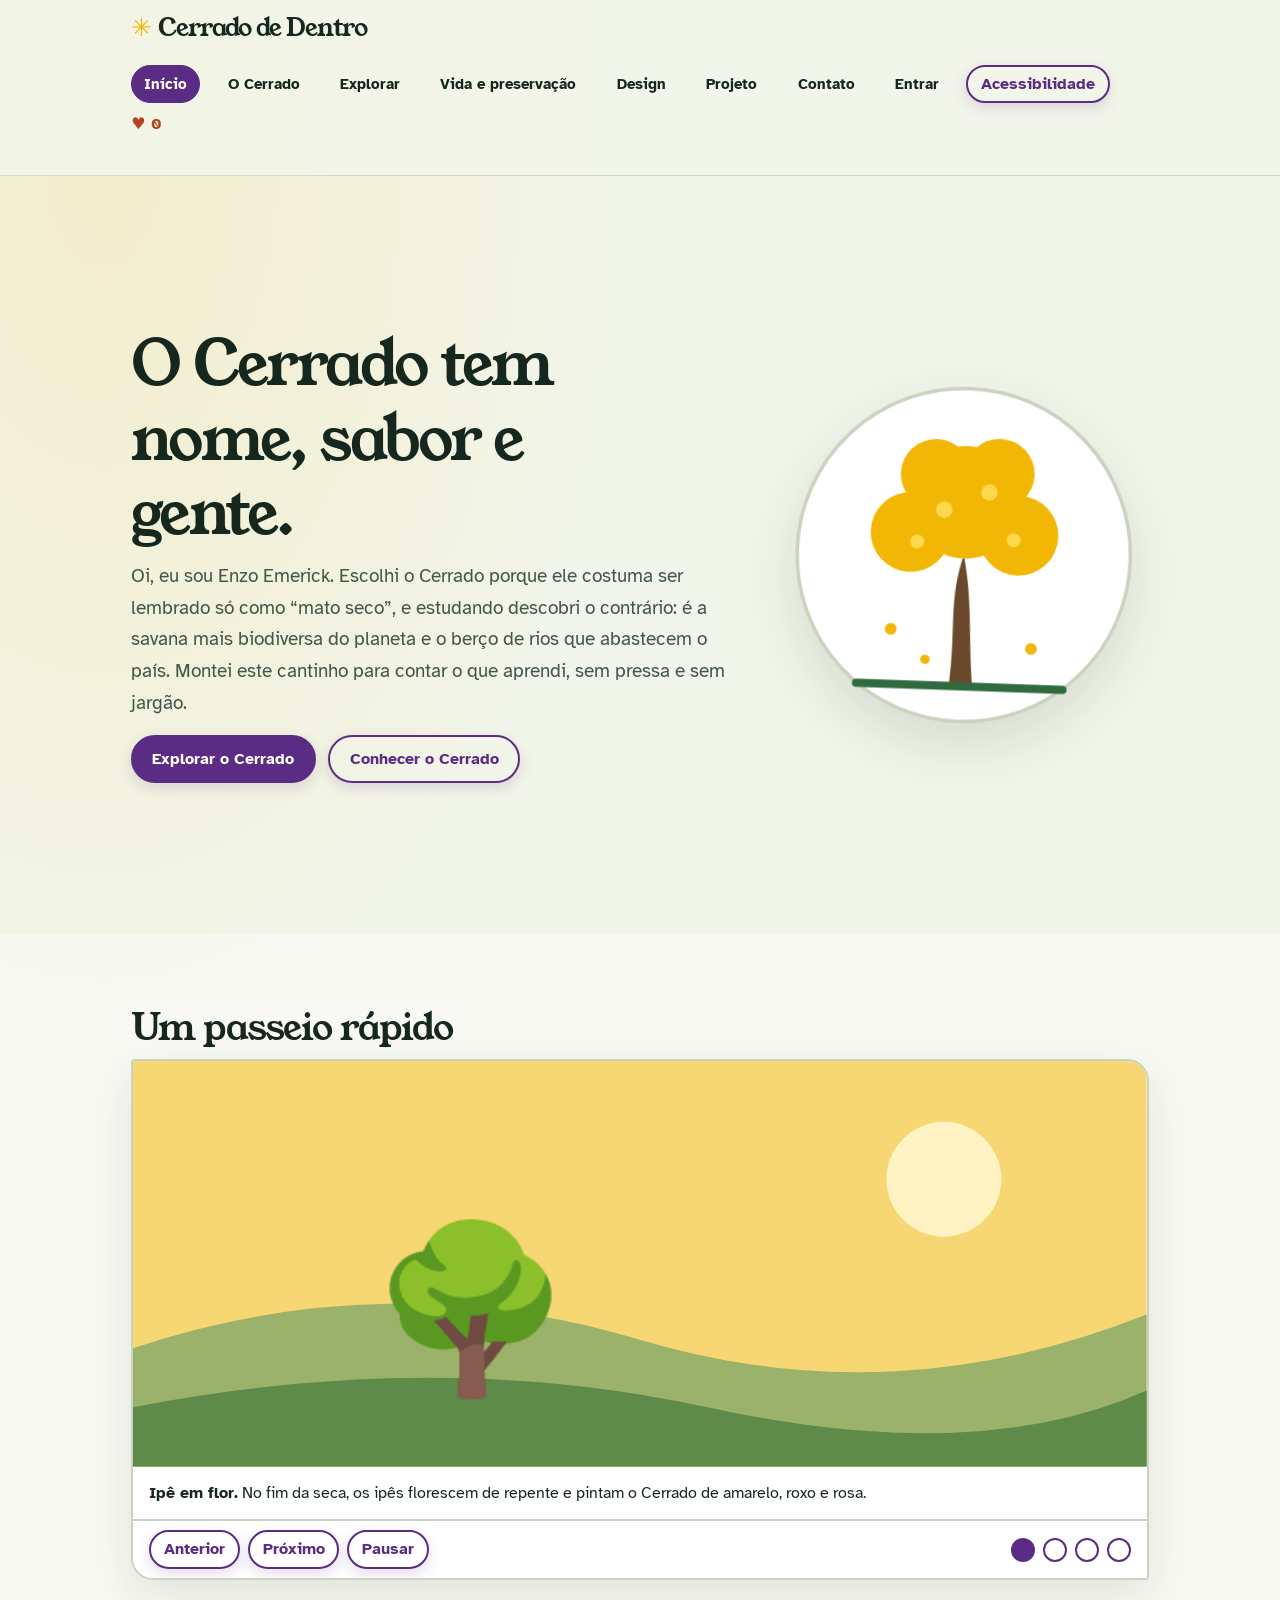
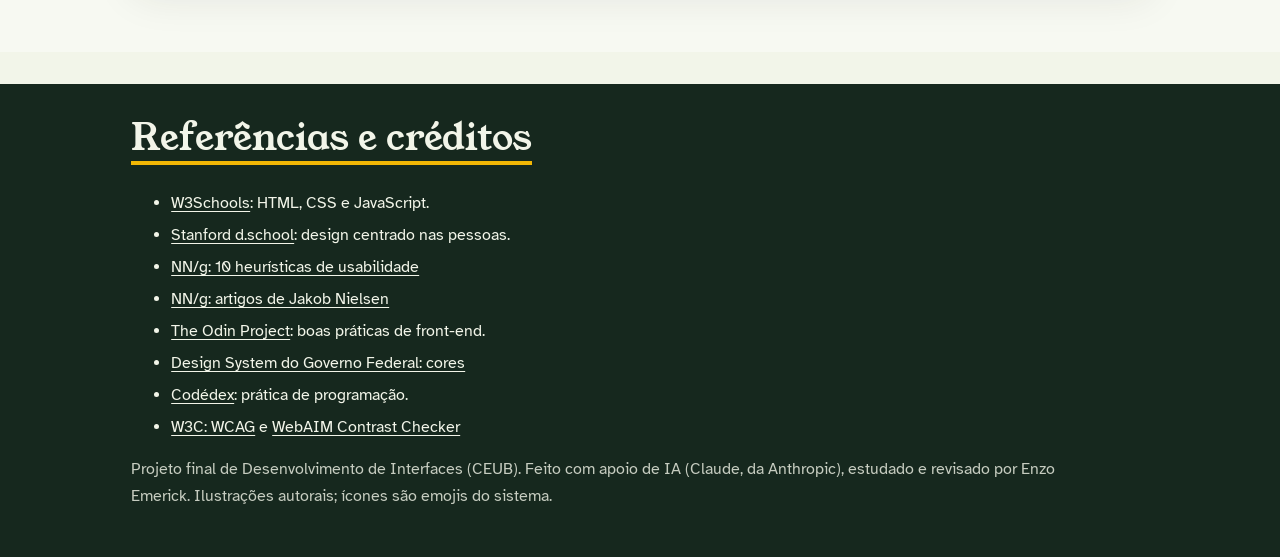
<file: index.html>
<!DOCTYPE html>
<html lang="pt-BR">
<head>
<meta charset="utf-8">
<meta name="viewport" content="width=device-width, initial-scale=1, viewport-fit=cover">
<title>Cerrado de Dentro: frutos, bichos e gente do coração do Brasil</title>
<link rel="preconnect" href="https://fonts.googleapis.com">
<link rel="preconnect" href="https://fonts.gstatic.com" crossorigin>
<link href="https://fonts.googleapis.com/css2?family=Atkinson+Hyperlegible:wght@400;700&family=Young+Serif&display=swap" rel="stylesheet">
    <link rel="stylesheet" href="style.css">
</head>
<body>
<a class="skip" href="#conteudo">Pular para o conteúdo</a>

<header>
  <div class="wrap">
    <a class="logo" href="#home">Cerrado de Dentro</a>
    <nav aria-label="Principal">
      <a class="page-tab" href="#inicio">Início</a>
      <a class="page-tab" href="#sobre">O Cerrado</a>
      <a class="page-tab" href="#explorar">Explorar</a>
      <a class="page-tab" href="#vida">Vida e preservação</a>
      <a class="page-tab" href="#cores">Design</a>
      <a class="page-tab" href="#bastidores">Projeto</a>
      <a class="page-tab" href="#contato">Contato</a>
      <a class="page-tab" href="#login">Entrar</a>
      <button class="btn alt sm" id="abtn" aria-expanded="false" aria-controls="a11y">Acessibilidade</button>
      <span id="favs" aria-live="polite" title="Itens guardados">♥ 0</span>
    </nav>
  </div>
  <div class="wrap"><div id="a11y" hidden role="group" aria-label="Opções de acessibilidade">
    <button class="btn alt sm" id="tema" aria-pressed="false">Modo escuro</button>
    <button class="btn alt sm" id="menos" aria-label="Diminuir o tamanho da letra">A−</button>
    <button class="btn alt sm" id="mais" aria-label="Aumentar o tamanho da letra">A+</button>
    <span id="zv" aria-live="polite">100%</span>
    <button class="btn alt sm" id="hc" aria-pressed="false">Alto contraste</button>
    <button class="btn alt sm" id="calm" aria-pressed="false">Sem animações</button>
  </div></div>
</header>

<div id="conteudo" tabindex="-1">
<main id="home">

  <section class="hero" data-page="inicio"><div class="wrap">
    <div>
      <h1>O Cerrado tem nome, sabor e gente.</h1>
      <p class="lead">Oi, eu sou Enzo Emerick. Escolhi o Cerrado porque ele costuma ser lembrado só como “mato seco”, e estudando descobri o contrário: é a savana mais biodiversa do planeta e o berço de rios que abastecem o país. Montei este cantinho para contar o que aprendi, sem pressa e sem jargão.</p>
      <div class="acoes"><a class="btn" href="#explorar">Explorar o Cerrado</a><a class="btn alt" href="#sobre">Conhecer o Cerrado</a></div>
    </div>
    <svg viewBox="0 0 300 300" role="img" aria-label="Ilustração de um ipê amarelo em flor">
      <circle cx="150" cy="150" r="142" fill="var(--card)" stroke="var(--line)" stroke-width="3"/>
      <path d="M141 262C146 212 138 190 150 150C159 190 156 215 161 262Z" fill="#6B4A2B"/>
      <g fill="#F2B705"><circle cx="150" cy="105" r="48"/><circle cx="104" cy="132" r="34"/><circle cx="196" cy="132" r="34"/><circle cx="124" cy="82" r="30"/><circle cx="178" cy="80" r="30"/></g>
      <g fill="#FFD84D"><circle cx="132" cy="112" r="7"/><circle cx="170" cy="96" r="7"/><circle cx="110" cy="140" r="6"/><circle cx="192" cy="136" r="6"/></g>
      <g fill="#F2B705"><circle cx="90" cy="215" r="5"/><circle cx="210" cy="228" r="5"/><circle cx="120" cy="240" r="4"/></g>
      <path d="M62 262h176" stroke="var(--verde)" stroke-width="7" stroke-linecap="round"/>
    </svg>
  </div></section>

  <section data-page="inicio" aria-labelledby="t-car"><div class="wrap">
    <h2 id="t-car">Um passeio rápido</h2>
    <div class="car" role="region" aria-roledescription="carrossel" aria-label="Cenas do Cerrado" id="car">
      <div id="slides" aria-live="off"></div>
      <div class="ctrl">
        <button class="btn alt sm" id="prev">Anterior</button>
        <button class="btn alt sm" id="next">Próximo</button>
        <button class="btn alt sm" id="pp">Pausar</button>
        <div class="dots" id="dots"></div>
      </div>
    </div>
  </div></section>

  <section id="sobre" data-page="sobre" aria-labelledby="t-sobre"><div class="wrap">
    <h2 id="t-sobre">Por que o Cerrado importa</h2>
    <p>Ocupa cerca de um quarto do território brasileiro e abriga mais de 12 mil espécies de plantas. Boa parte da vegetação nativa já virou pasto e lavoura, e por isso conhecer é o primeiro passo para proteger.</p>
    <div class="ex">
      <article><h3>Berço das águas</h3><p>De lá nascem rios de grandes bacias, como a do São Francisco e a do Tocantins-Araguaia. Quando o Cerrado perde vegetação, a água sente.</p></article>
      <article><h3>Floresta de cabeça para baixo</h3><p>Muitas plantas investem nas raízes, que descem metros no solo atrás de água. Por isso o Cerrado é chamado assim: o que é grande fica escondido.</p></article>
      <article><h3>Gente que cuida</h3><p>Povos indígenas, quilombolas, geraizeiros e apanhadoras de flores conhecem o território e fazem da colheita uma renda que mantém a vegetação em pé.</p></article>
    </div>
    <div class="conteudo-extra">
      <h3>Um território de muitas paisagens</h3>
      <p>O Cerrado não é igual em todos os lugares. Em algumas áreas, a paisagem é aberta e coberta por gramíneas; em outras, aparecem árvores baixas, arbustos retorcidos, matas próximas aos rios e campos úmidos. Essa variedade cria abrigo e alimento para muitas formas de vida.</p>
      <h3>Adaptação ao clima</h3>
      <p>O bioma apresenta uma estação chuvosa e outra mais seca. Muitas espécies desenvolveram características que ajudam a enfrentar esse ciclo, como cascas grossas, raízes profundas e capacidade de rebrotar. O fogo natural também faz parte da dinâmica de algumas áreas, mas queimadas frequentes ou fora de controle podem causar grandes danos.</p>
      <h3>Por que conhecer faz diferença?</h3>
      <p>Conhecer as espécies, os rios e as comunidades do Cerrado ajuda a entender como nossas escolhas afetam o ambiente. A conservação depende de informação, planejamento, respeito aos povos do território e uso responsável dos recursos naturais.</p>
    </div>
  </div></section>

  <section id="explorar" data-page="explorar" aria-labelledby="t-exp"><div class="wrap">
    <h2 id="t-exp">Explore e guarde seus favoritos</h2>
    <p>Escolha uma aba ou digite uma palavra. O botão “Guardar” lembra do que você curtiu, mesmo se você fechar a página.</p>
    <label for="q">Pesquisar (ex.: fruto, água, raiz)</label>
    <input id="q" type="search" autocomplete="off">
    <div class="tabs" role="tablist" aria-label="Categorias" id="tabs">
      <button role="tab" data-a="todos" aria-selected="true">Todos</button>
      <button role="tab" data-a="frutos" aria-selected="false" tabindex="-1">Frutos</button>
      <button role="tab" data-a="bichos" aria-selected="false" tabindex="-1">Bichos</button>
      <button role="tab" data-a="gente" aria-selected="false" tabindex="-1">Gente</button>
    </div>
    <p id="cont" role="status"></p>
    <ul class="grid" id="cards"></ul>
  </div></section>


  <section id="vida" data-page="vida" aria-labelledby="t-vida">
    <div class="wrap">
      <h2 id="t-vida">Vida e preservação</h2>
      <p>O Cerrado é uma rede de relações entre plantas, animais, água, solo e pessoas. Preservar esse ambiente significa cuidar de todos esses elementos ao mesmo tempo.</p>
      <div class="ex">
        <article><h3>🌱 Plantas nativas</h3><p>Pequizeiros, buritis, ipês, barus e muitas outras espécies oferecem alimento, sombra e abrigo. Suas raízes também ajudam a manter o solo estruturado e a água infiltrada.</p></article>
        <article><h3>🐾 Animais do bioma</h3><p>Lobo-guará, tamanduá-bandeira, tatu-canastra, ema e inúmeras aves, répteis e insetos participam das relações ecológicas. Cada espécie tem um papel no funcionamento do ambiente.</p></article>
        <article><h3>💧 Água e solo</h3><p>A vegetação nativa contribui para proteger nascentes, margens de rios e áreas de recarga. O solo saudável permite que a água da chuva infiltre e abasteça córregos e aquíferos.</p></article>
      </div>
      <h3 class="subtitulo">Ameaças que merecem atenção</h3>
      <div class="lista-destaque">
        <article><strong>Desmatamento</strong><p>A retirada da vegetação nativa fragmenta habitats e reduz os espaços disponíveis para as espécies.</p></article>
        <article><strong>Queimadas descontroladas</strong><p>O fogo muito frequente ou intenso pode prejudicar plantas, animais, solo e comunidades locais.</p></article>
        <article><strong>Uso inadequado da água</strong><p>A degradação de nascentes e o consumo sem planejamento afetam rios, veredas e atividades humanas.</p></article>
        <article><strong>Fragmentação dos habitats</strong><p>Quando áreas naturais ficam isoladas, os animais encontram mais dificuldade para circular, se alimentar e reproduzir.</p></article>
      </div>
      <h3 class="subtitulo">Atitudes que ajudam</h3>
      <ul class="acoes-verdes">
        <li>Valorizar produtos de origem sustentável e o trabalho de comunidades locais.</li>
        <li>Evitar colocar fogo em lixo, terrenos ou vegetação.</li>
        <li>Economizar água e descartar resíduos corretamente.</li>
        <li>Conhecer parques, reservas e projetos de educação ambiental.</li>
        <li>Compartilhar informações responsáveis sobre a biodiversidade do Cerrado.</li>
      </ul>
      <div class="nota-cerrado">
        <strong>Você sabia?</strong>
        <p>O Cerrado é conhecido como uma região de nascentes importantes para diferentes bacias hidrográficas brasileiras. Proteger a vegetação também é uma forma de cuidar da água que chega a cidades, propriedades rurais e comunidades.</p>
      </div>
    </div>
  </section>

  <section id="cores" data-page="cores" aria-labelledby="t-cores"><div class="wrap">
    <h2 id="t-cores">Por que estas cores</h2>
    <p>A paleta nasceu do próprio Cerrado. As associações abaixo são tendências da psicologia das cores e variam entre culturas, então servem de guia, não de regra.</p>
    <div class="sws">
      <div class="sw"><i style="background:var(--pri)"></i><div><strong>Roxo de ipê</strong><br>Criatividade e cuidado. É a cor de ação: botões, links e foco.</div></div>
      <div class="sw"><i style="background:var(--verde)"></i><div><strong>Verde de mata</strong><br>Natureza, equilíbrio e esperança. Marca frutos e a ideia de preservar.</div></div>
      <div class="sw"><i style="background:var(--ipe)"></i><div><strong>Amarelo de ipê</strong><br>Otimismo e energia. Só em detalhes, nunca em texto.</div></div>
      <div class="sw"><i style="background:var(--solo)"></i><div><strong>Terra de solo</strong><br>Calor e atenção. Marca bichos e avisos de erro.</div></div>
      <div class="sw"><i style="background:var(--bg)"></i><div><strong>Capim claro</strong><br>Fundo calmo, mais gentil para os olhos que o branco puro.</div></div>
    </div>
    <h3>Contraste ao vivo (WCAG 2.2)</h3>
    <p>Mínimos: 4,5:1 para texto comum (AA), 3:1 para texto grande e ícones, 7:1 para AAA. Troque o tema no botão “Acessibilidade” e veja os números mudarem.</p>
    <div class="tw"><table>
      <caption class="sr" style="position:absolute;left:-999px">Razões de contraste entre pares de cores do site</caption>
      <thead><tr><th>Par</th><th>Cores</th><th>Razão</th><th>Resultado</th></tr></thead>
      <tbody id="tb"></tbody>
    </table></div>
  </div></section>

  <section id="bastidores" data-page="bastidores" aria-labelledby="t-bas"><div class="wrap">
    <h2 id="t-bas">Bastidores: decisões de design</h2>
    <p>Cada recurso responde a uma das 10 heurísticas de usabilidade de Jakob Nielsen:</p>
    <ul>
      <li><strong>Visibilidade do status:</strong> o contador de resultados e o de favoritos atualizam na hora.</li>
      <li><strong>Controle e liberdade:</strong> dá para pausar o carrossel e desfazer um favorito.</li>
      <li><strong>Consistência:</strong> botões e links têm sempre a mesma aparência e o mesmo comportamento.</li>
      <li><strong>Prevenção e recuperação de erros:</strong> mensagens orientam a pessoa quando uma informação precisa ser corrigida.</li>
      <li><strong>Reconhecimento em vez de memorização:</strong> abas rotuladas e busca com resposta imediata.</li>
      <li><strong>Acessibilidade:</strong> fonte Atkinson Hyperlegible (criada para leitura de baixa visão), foco visível, teclado completo, modo escuro e alto contraste.</li>
    </ul>
  </div></section>

  <section id="contato" data-page="contato" aria-labelledby="t-con"><div class="wrap">
    <h2 id="t-con">Vamos conversar?</h2>
    <p>Conte qual fruta você nunca provou ou sugira uma pessoa ou um lugar para entrar no site. Este formulário é uma demonstração: nada é enviado.</p>
    <form class="f" id="fc" novalidate>
      <div><label for="nome">Nome</label><input id="nome" name="nome" autocomplete="name" aria-describedby="e-nome"><span class="err" id="e-nome"></span></div>
      <div><label for="email">E-mail</label><input id="email" name="email" type="email" autocomplete="email" aria-describedby="e-email"><span class="err" id="e-email"></span></div>
      <div><label for="assunto">Assunto</label><select id="assunto"><option>Sugestão de conteúdo</option><option>Dúvida</option><option>Elogio ou crítica</option></select></div>
      <div><label for="msg">Mensagem</label><textarea id="msg" name="msg" rows="4" aria-describedby="e-msg"></textarea><span class="err" id="e-msg"></span></div>
      <div><label><input type="checkbox" id="aceito" name="aceito" aria-describedby="e-aceito"> Aceito receber uma resposta deste projeto</label><span class="err" id="e-aceito"></span></div>
      <button class="btn" type="submit">Enviar mensagem</button>
      <p id="st" role="status"></p>
    </form>
  </div></section>
</main>

<!-- Página de login (visível em #login) -->
<main id="login" hidden>
  <section><div class="wrap">
    <h2>Entrar</h2>
    <p>Entre para guardar seus favoritos. É uma demonstração: nenhuma senha é enviada ou salva.</p>
    <form class="f box" id="fl" novalidate>
      <div><label for="lemail">E-mail</label><input id="lemail" name="lemail" type="email" autocomplete="email" aria-describedby="e-lemail"><span class="err" id="e-lemail"></span></div>
      <div><label for="lsenha">Senha</label><input id="lsenha" name="lsenha" type="password" autocomplete="current-password" aria-describedby="e-lsenha"><span class="err" id="e-lsenha"></span></div>
      <label><input type="checkbox" id="ver"> Mostrar senha</label>
      <button class="btn" type="submit">Entrar</button>
      <p id="lst" role="status"></p>
      <a href="#home">Voltar para o início</a>
    </form>
  </div></section>
</main>
</div>

<footer><div class="wrap">
  <h2>Referências e créditos</h2>
  <ul>
    <li><a href="https://www.w3schools.com/" target="_blank" rel="noopener">W3Schools</a>: HTML, CSS e JavaScript.</li>
    <li><a href="https://dschool.stanford.edu/" target="_blank" rel="noopener">Stanford d.school</a>: design centrado nas pessoas.</li>
    <li><a href="https://www.nngroup.com/articles/ten-usability-heuristics/" target="_blank" rel="noopener">NN/g: 10 heurísticas de usabilidade</a></li>
    <li><a href="https://www.nngroup.com/articles/author/jakob-nielsen/" target="_blank" rel="noopener">NN/g: artigos de Jakob Nielsen</a></li>
    <li><a href="https://www.theodinproject.com/" target="_blank" rel="noopener">The Odin Project</a>: boas práticas de front-end.</li>
    <li><a href="https://www.gov.br/ds/fundamentos-visuais/cores?tab=visao-geral" target="_blank" rel="noopener">Design System do Governo Federal: cores</a></li>
    <li><a href="https://www.codedex.io/" target="_blank" rel="noopener">Codédex</a>: prática de programação.</li>
    <li><a href="https://www.w3.org/WAI/standards-guidelines/wcag/" target="_blank" rel="noopener">W3C: WCAG</a> e <a href="https://webaim.org/resources/contrastchecker/" target="_blank" rel="noopener">WebAIM Contrast Checker</a></li>
  </ul>
  <p>Projeto final de Desenvolvimento de Interfaces (CEUB). Feito com apoio de IA (Claude, da Anthropic), estudado e revisado por Enzo Emerick. Ilustrações autorais; ícones são emojis do sistema.</p>
</div></footer>

    <script src="script.js" defer></script>
</body>
</html>
</file>
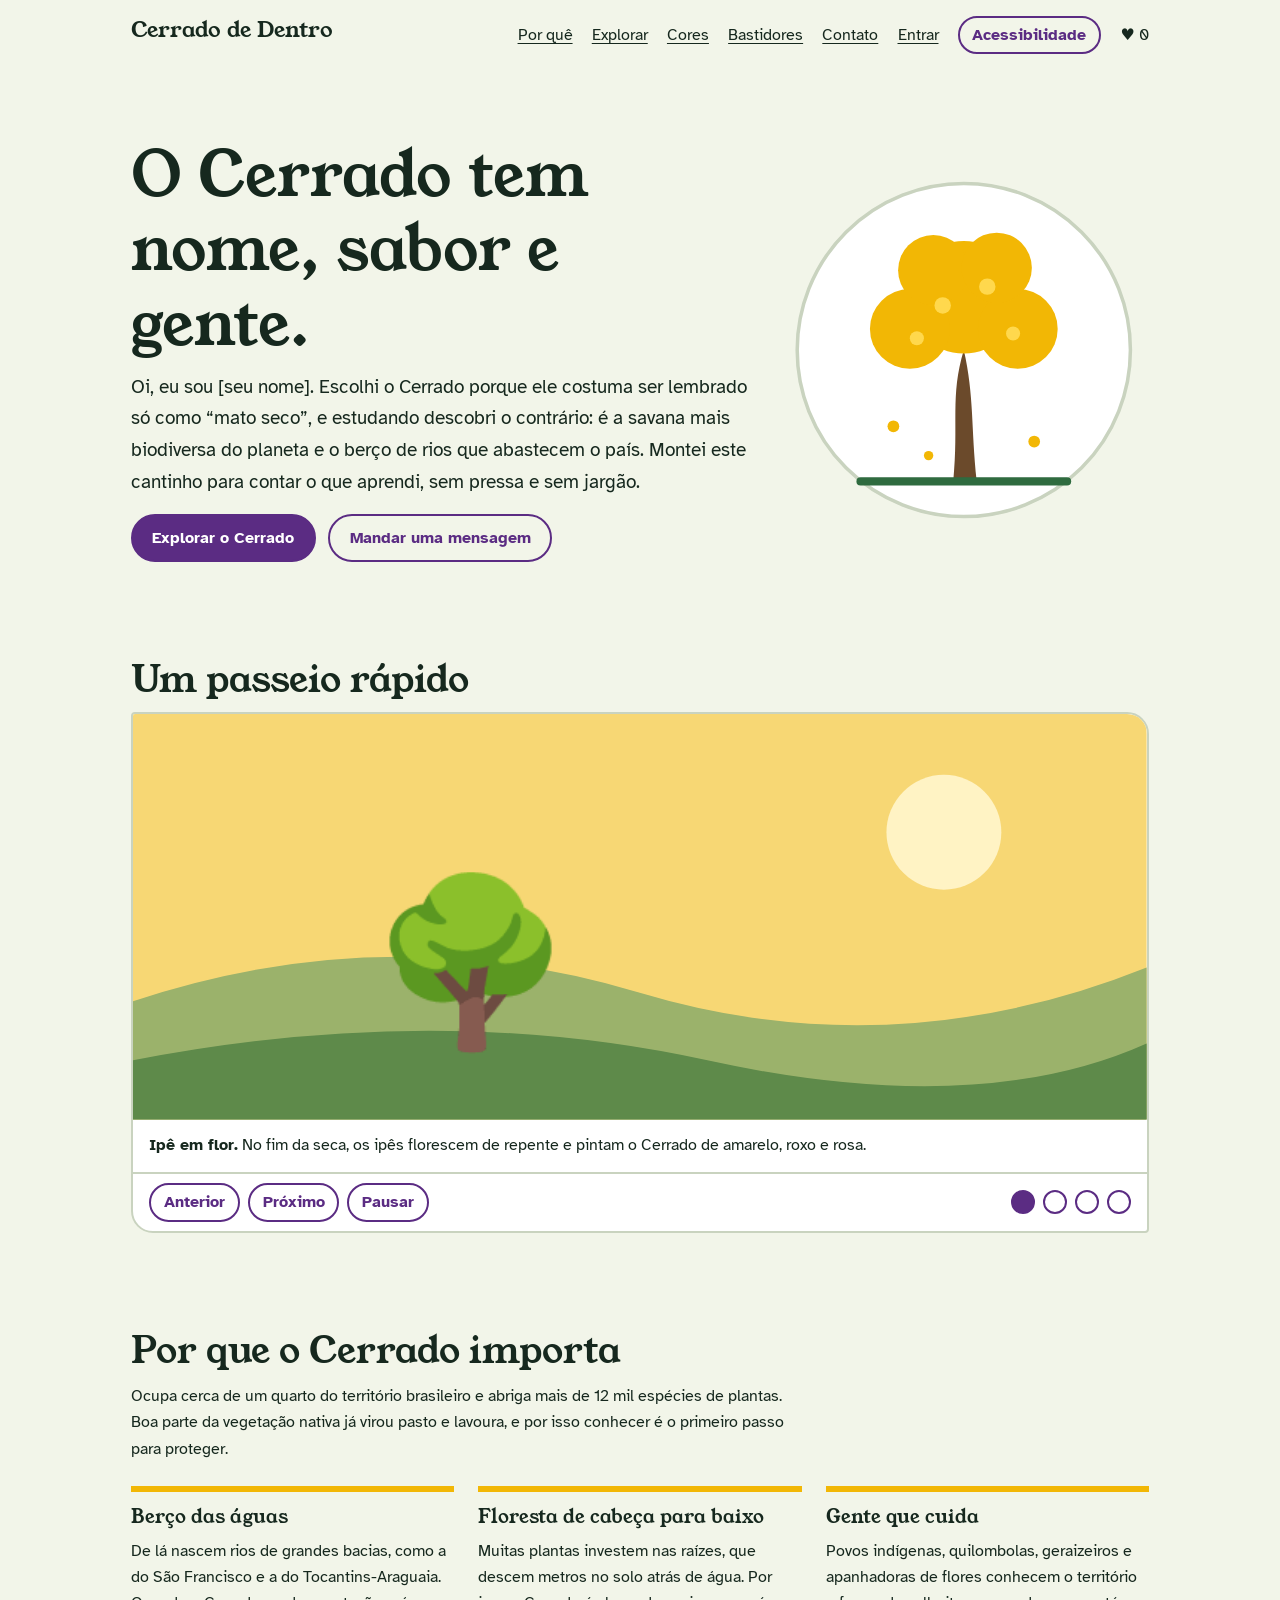
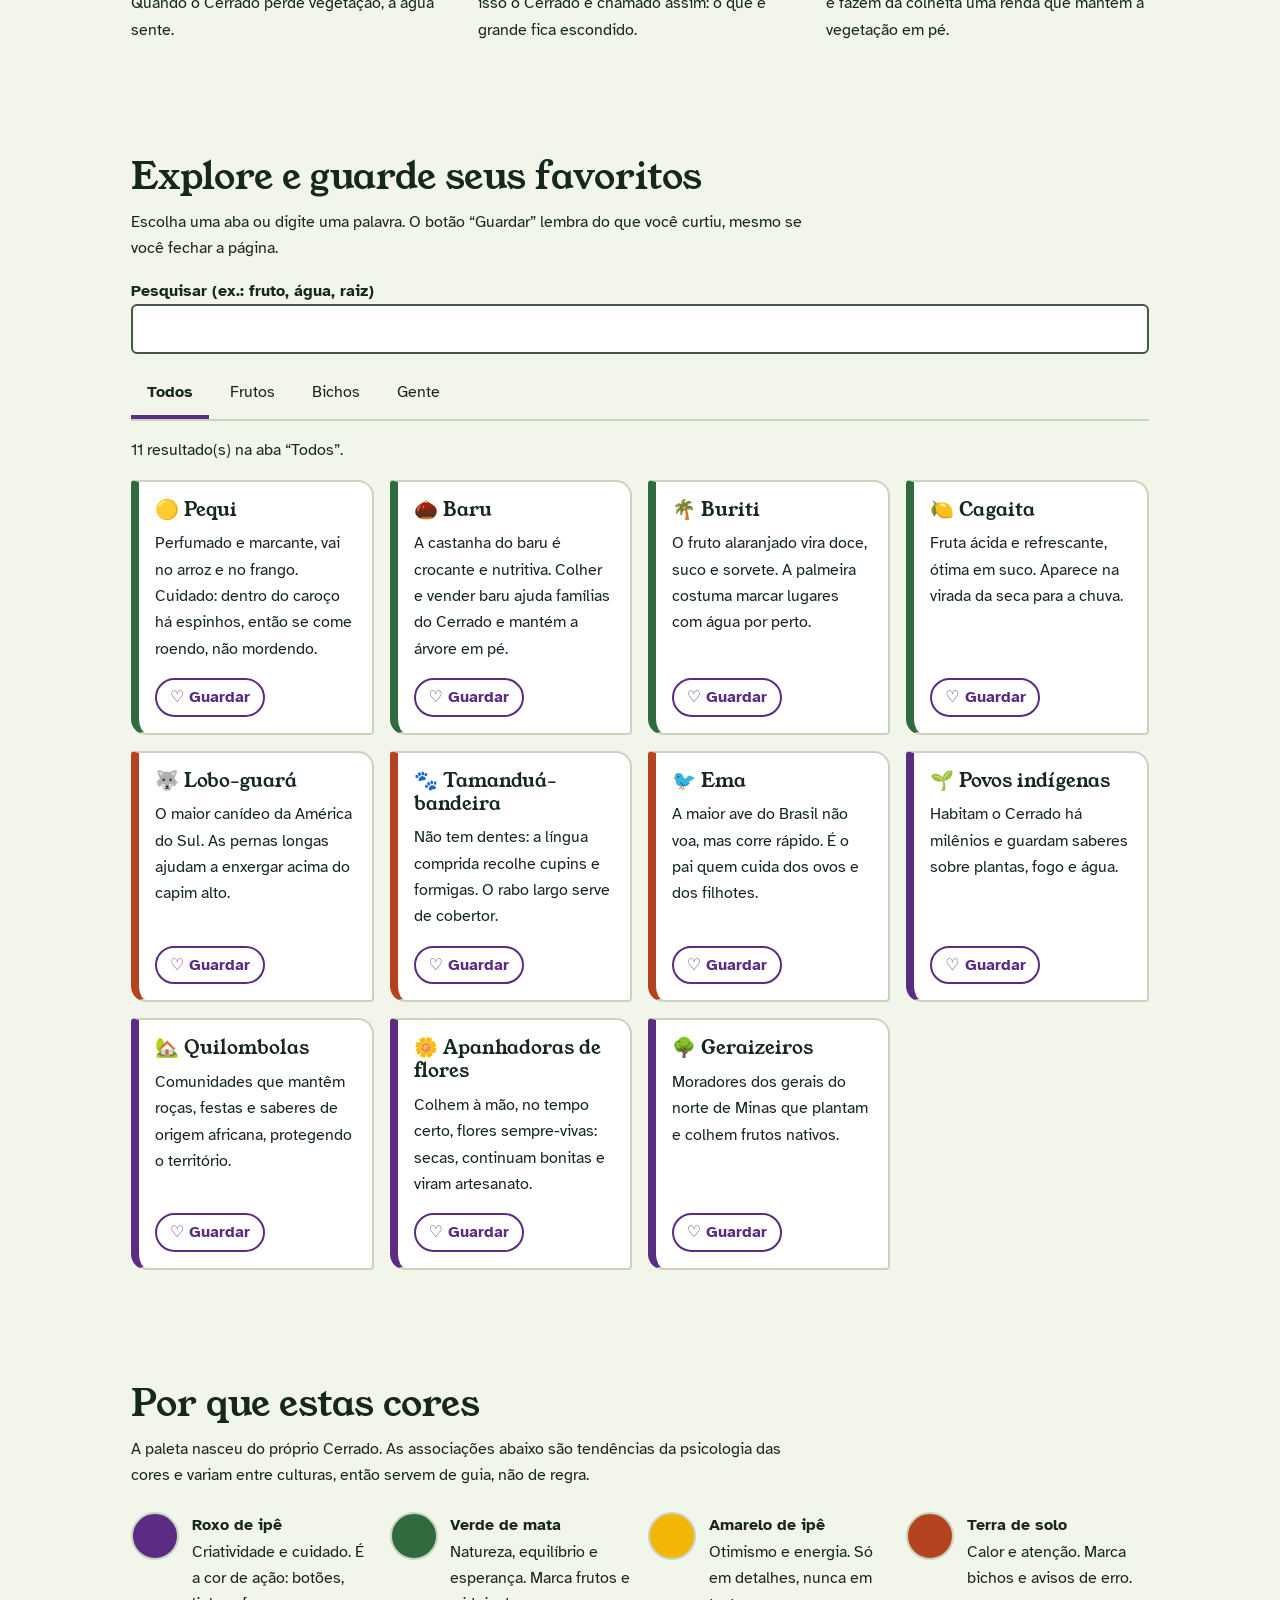
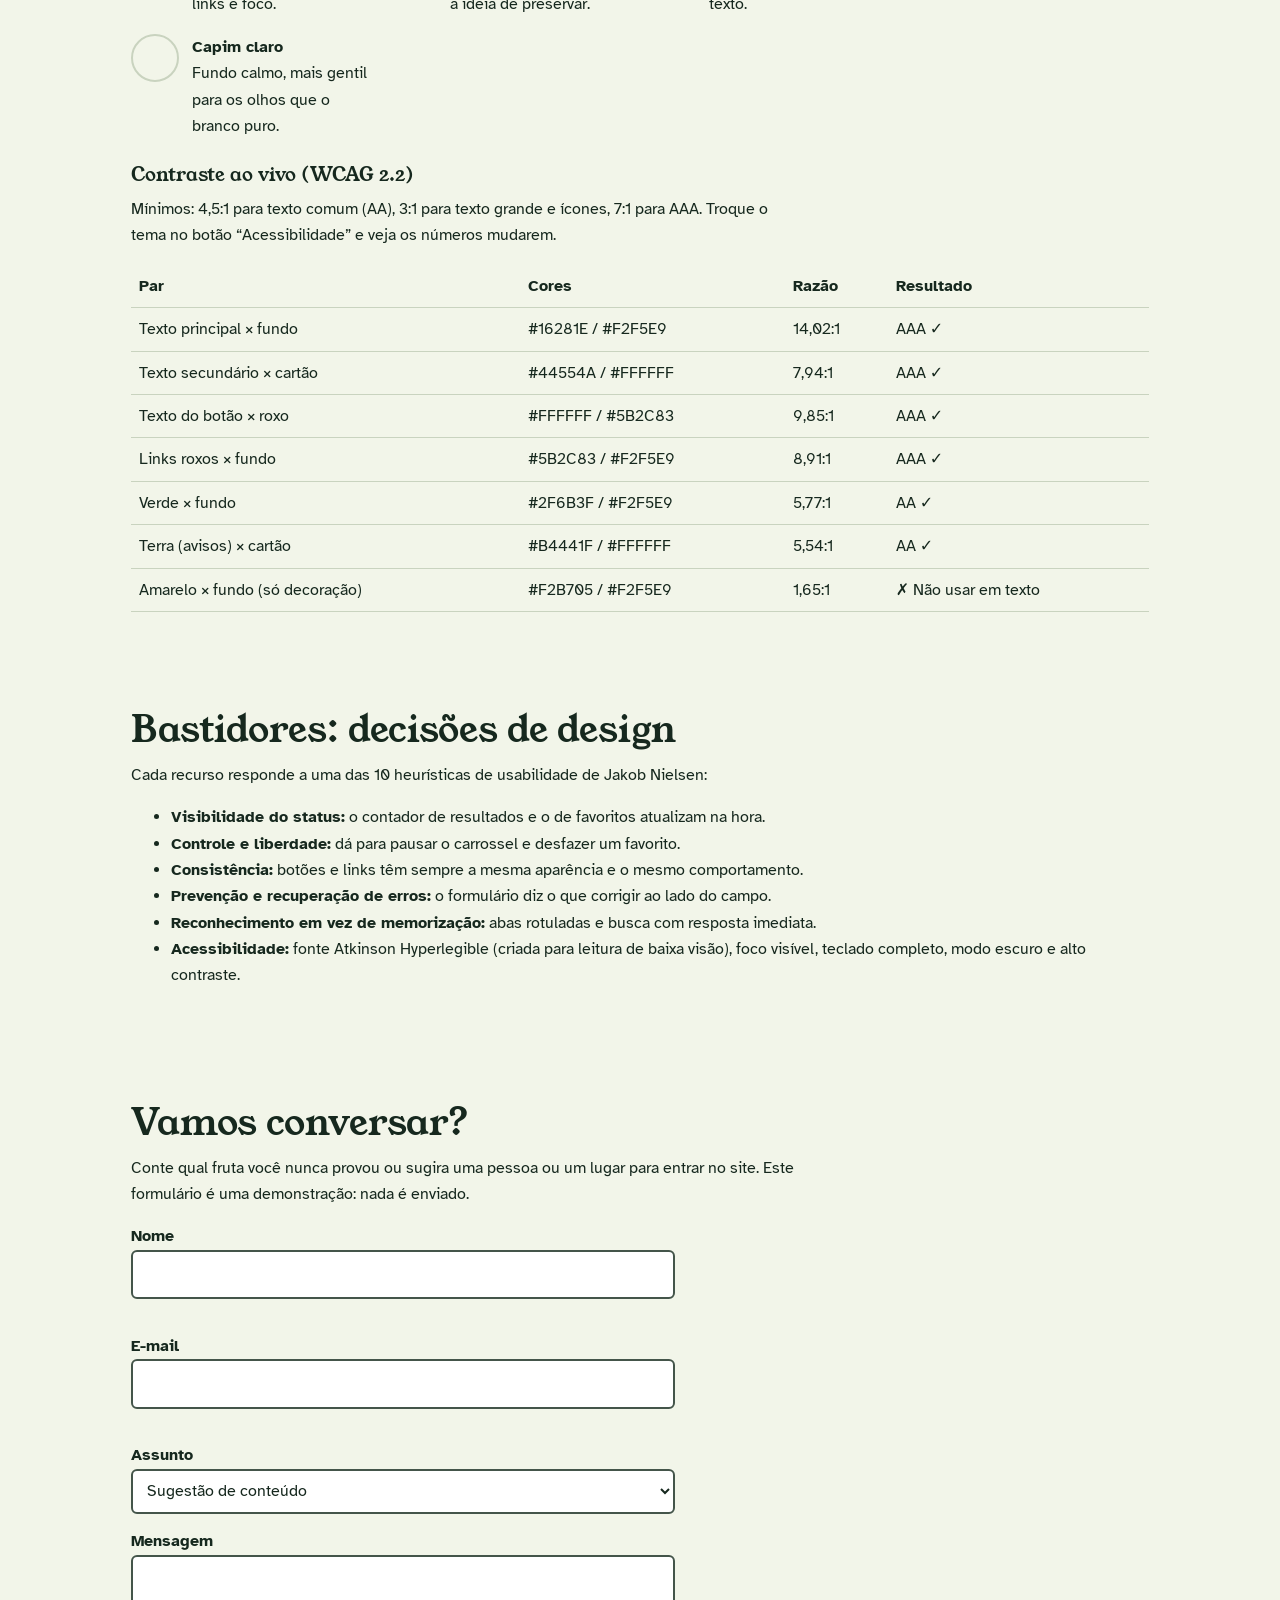
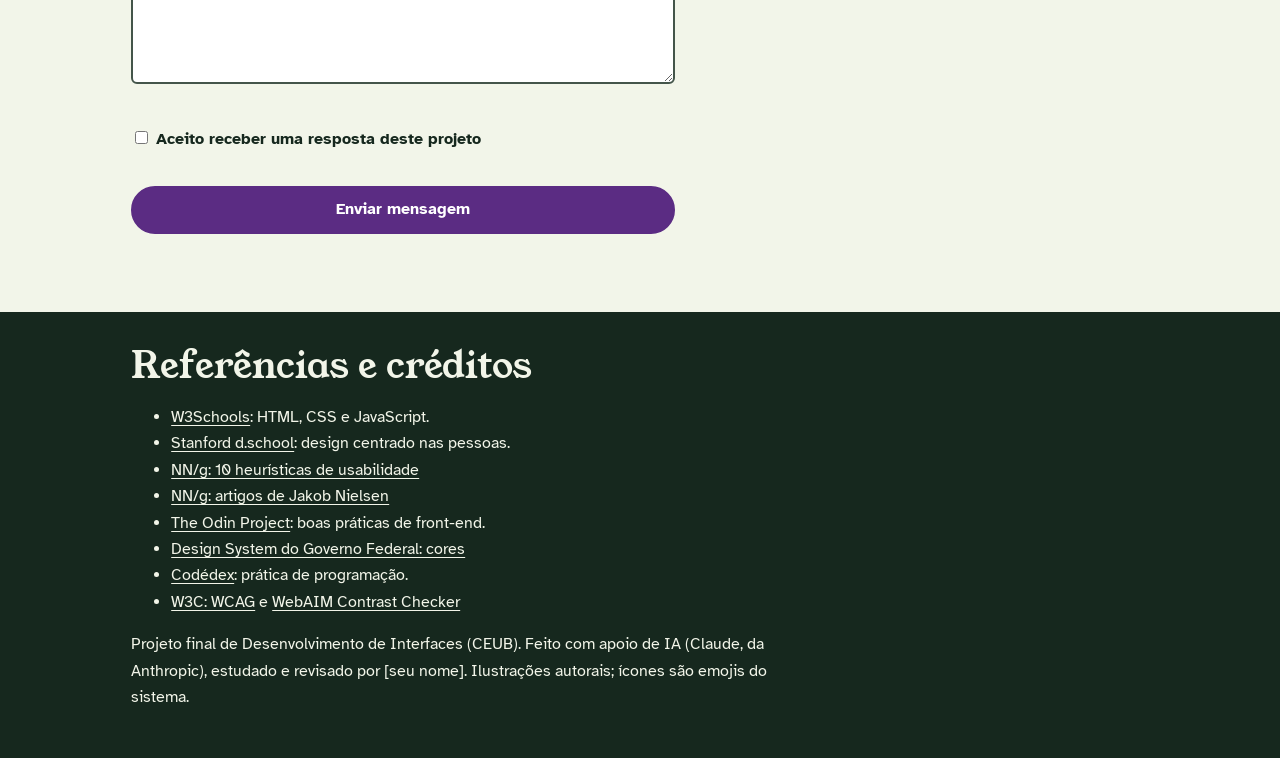
<file: cerrado_de_dentro.html>
<!DOCTYPE html>
<html lang="pt-BR">
<head>
<meta charset="utf-8">
<meta name="viewport" content="width=device-width, initial-scale=1, viewport-fit=cover">
<title>Cerrado de Dentro: frutos, bichos e gente do coração do Brasil</title>
<link rel="preconnect" href="https://fonts.googleapis.com">
<link rel="preconnect" href="https://fonts.gstatic.com" crossorigin>
<link href="https://fonts.googleapis.com/css2?family=Atkinson+Hyperlegible:wght@400;700&family=Young+Serif&display=swap" rel="stylesheet">
<style>
/* ===== 1. TOKENS DE COR (paleta) — troque aqui e o site inteiro muda ===== */
:root{--bg:#F2F5E9;--card:#FFFFFF;--ink:#16281E;--muted:#44554A;--pri:#5B2C83;--on:#FFFFFF;
--verde:#2F6B3F;--ipe:#F2B705;--solo:#B4441F;--line:#C9D3BF;--z:1;color-scheme:light;
box-sizing:border-box;padding-top:env(safe-area-inset-top,0px);padding-bottom:env(safe-area-inset-bottom,0px)}
/* Modo escuro automático (preferência do sistema) */
@media(prefers-color-scheme:dark){:root:not([data-theme="light"]){--bg:#101A14;--card:#1A281F;--ink:#EDF3E4;--muted:#B9C7BB;--pri:#D3B3F2;--on:#1E0F2E;--verde:#8FD19E;--ipe:#FFCB2E;--solo:#FF9B73;--line:#34493A;color-scheme:dark}}
/* Modo escuro escolhido pelo botão */
:root[data-theme="dark"]{--bg:#101A14;--card:#1A281F;--ink:#EDF3E4;--muted:#B9C7BB;--pri:#D3B3F2;--on:#1E0F2E;--verde:#8FD19E;--ipe:#FFCB2E;--solo:#FF9B73;--line:#34493A;color-scheme:dark}
/* Alto contraste: bordas e textos mais fortes */
:root[data-hc]{--muted:var(--ink);--line:var(--ink)}

/* ===== 2. BASE ===== */
html{font-size:calc(100% * var(--z));scroll-padding-top:env(safe-area-inset-top,0px);scroll-behavior:smooth}
*,::before,::after{box-sizing:inherit}
[hidden]{display:none!important}
body{margin:0;background:var(--bg);color:var(--ink);font:1rem/1.65 "Atkinson Hyperlegible",system-ui,sans-serif}
h1,h2,h3,.logo{font-family:"Young Serif",Georgia,serif;font-weight:400;line-height:1.2;margin:0 0 .6rem}
h1{font-size:clamp(2.3rem,6vw,3.9rem)}h2{font-size:clamp(1.6rem,3.5vw,2.3rem)}h3{font-size:1.2rem}
p{margin:0 0 1rem;max-width:42rem}
a{color:var(--pri);text-underline-offset:3px}
:focus-visible{outline:3px solid var(--pri);outline-offset:3px}
[tabindex="-1"]:focus{outline:0}
.wrap{max-width:66rem;margin:0 auto;padding:0 1.2rem}
main section{padding:3rem 0}
.skip{position:absolute;left:-999px}
.skip:focus{left:1rem;top:1rem;z-index:9;background:var(--pri);color:var(--on);padding:.5rem 1rem}
[data-hc] a{text-decoration:underline}
[data-calm] *{animation:none!important;transition:none!important;scroll-behavior:auto!important}
@media(prefers-reduced-motion:reduce){*{animation:none!important;scroll-behavior:auto!important}}

/* ===== 3. CABEÇALHO E PAINEL DE ACESSIBILIDADE ===== */
header .wrap{display:flex;flex-wrap:wrap;gap:.8rem 1.5rem;align-items:center;justify-content:space-between;padding-top:1rem;padding-bottom:.6rem}
.logo{font-size:1.4rem;color:var(--ink);text-decoration:none}
nav{display:flex;flex-wrap:wrap;gap:.4rem 1.2rem;align-items:center}
nav a{color:var(--ink)}
.btn{font:inherit;font-weight:700;background:var(--pri);color:var(--on);border:2px solid var(--pri);border-radius:999px;padding:.55rem 1.2rem;cursor:pointer;text-decoration:none;display:inline-block}
.btn.alt{background:transparent;color:var(--pri)}
.btn.sm{padding:.25rem .8rem}
.btn[aria-pressed="true"]{background:var(--pri);color:var(--on)}
#a11y{display:flex;flex-wrap:wrap;gap:.6rem;align-items:center;background:var(--card);border:2px solid var(--pri);border-radius:6px 18px 6px 18px;padding:.8rem 1rem}

/* ===== 4. INÍCIO (hero) ===== */
.hero .wrap{display:grid;gap:2rem;align-items:center}
@media(min-width:760px){.hero .wrap{grid-template-columns:1.25fr .75fr}}
.lead{font-size:1.2rem}
.hero svg{width:100%;max-height:22rem}
.acoes{display:flex;flex-wrap:wrap;gap:.8rem}

/* ===== 5. CARROSSEL ===== */
.car{border:2px solid var(--line);border-radius:4px 22px 4px 22px;overflow:hidden;background:var(--card)}
.slide{display:none;margin:0}
.slide.on{display:block;animation:fi .6s}
@keyframes fi{from{opacity:0}}
.slide svg{display:block;width:100%;height:auto}
.slide figcaption{padding:.8rem 1rem}
.ctrl{display:flex;flex-wrap:wrap;gap:.5rem;align-items:center;padding:.6rem 1rem;border-top:2px solid var(--line)}
.dots{display:flex;gap:.5rem;margin-left:auto}
.dots button{width:1.5rem;height:1.5rem;padding:0;border-radius:50%;border:2px solid var(--pri);background:transparent;cursor:pointer}
.dots [aria-current]{background:var(--pri)}

/* ===== 6. CARTÕES EXPLICATIVOS E CARTÕES DE EXPLORAR ===== */
.ex{display:grid;gap:1.5rem;margin-top:1.5rem}
@media(min-width:760px){.ex{grid-template-columns:repeat(3,1fr)}}
.ex article{border-top:6px solid var(--ipe);padding-top:.8rem}
.tabs{display:flex;flex-wrap:wrap;gap:.3rem;border-bottom:2px solid var(--line);margin:1rem 0}
.tabs button{font:inherit;background:none;color:var(--ink);border:0;border-bottom:4px solid transparent;padding:.6rem 1rem;cursor:pointer}
.tabs [aria-selected="true"]{border-color:var(--pri);font-weight:700}
.grid{display:grid;gap:1rem;grid-template-columns:repeat(auto-fill,minmax(15rem,1fr));padding:0;list-style:none}
.item{background:var(--card);border:2px solid var(--line);border-left:8px solid var(--verde);border-radius:4px 16px 4px 16px;padding:1rem;display:flex;flex-direction:column;align-items:flex-start}
.item[data-c="bichos"]{border-left-color:var(--solo)}
.item[data-c="gente"]{border-left-color:var(--pri)}
.item p{flex:1}

/* ===== 7. FORMULÁRIOS ===== */
.f{display:grid;gap:.9rem;max-width:34rem}
label{font-weight:700}
input,select,textarea{font:inherit;width:100%;padding:.6rem;border:2px solid var(--muted);border-radius:6px;background:var(--card);color:var(--ink)}
input[type=checkbox]{width:auto}
.err{color:var(--solo);display:block;min-height:1.2em}
.box{max-width:26rem;background:var(--card);border:2px solid var(--line);border-radius:18px 4px 18px 4px;padding:1.5rem}

/* ===== 8. CORES E TABELA ===== */
.sws{display:grid;gap:1rem;grid-template-columns:repeat(auto-fit,minmax(15rem,1fr));margin:1.5rem 0}
.sw{display:flex;gap:.8rem}
.sw i{flex:none;width:3rem;height:3rem;border-radius:50%;border:2px solid var(--line)}
.tw{overflow-x:auto}
table{border-collapse:collapse;width:100%;min-width:34rem}
th,td{text-align:left;padding:.5rem;border-bottom:1px solid var(--line)}
footer{background:var(--ink);color:var(--bg);padding:2rem 0}
footer a{color:var(--bg)}
</style>
</head>
<body>
<a class="skip" href="#conteudo">Pular para o conteúdo</a>

<header>
  <div class="wrap">
    <a class="logo" href="#">Cerrado de Dentro</a>
    <nav aria-label="Principal">
      <a href="#sobre">Por quê</a><a href="#explorar">Explorar</a><a href="#cores">Cores</a>
      <a href="#bastidores">Bastidores</a><a href="#contato">Contato</a><a href="#login">Entrar</a>
      <button class="btn alt sm" id="abtn" aria-expanded="false" aria-controls="a11y">Acessibilidade</button>
      <span id="favs" aria-live="polite" title="Itens guardados">♥ 0</span>
    </nav>
  </div>
  <div class="wrap"><div id="a11y" hidden role="group" aria-label="Opções de acessibilidade">
    <button class="btn alt sm" id="tema" aria-pressed="false">Modo escuro</button>
    <button class="btn alt sm" id="menos" aria-label="Diminuir o tamanho da letra">A−</button>
    <button class="btn alt sm" id="mais" aria-label="Aumentar o tamanho da letra">A+</button>
    <span id="zv" aria-live="polite">100%</span>
    <button class="btn alt sm" id="hc" aria-pressed="false">Alto contraste</button>
    <button class="btn alt sm" id="calm" aria-pressed="false">Sem animações</button>
  </div></div>
</header>

<div id="conteudo" tabindex="-1">
<main id="home">

  <section class="hero"><div class="wrap">
    <div>
      <h1>O Cerrado tem nome, sabor e gente.</h1>
      <p class="lead">Oi, eu sou [seu nome]. Escolhi o Cerrado porque ele costuma ser lembrado só como “mato seco”, e estudando descobri o contrário: é a savana mais biodiversa do planeta e o berço de rios que abastecem o país. Montei este cantinho para contar o que aprendi, sem pressa e sem jargão.</p>
      <div class="acoes"><a class="btn" href="#explorar">Explorar o Cerrado</a><a class="btn alt" href="#contato">Mandar uma mensagem</a></div>
    </div>
    <svg viewBox="0 0 300 300" role="img" aria-label="Ilustração de um ipê amarelo em flor">
      <circle cx="150" cy="150" r="142" fill="var(--card)" stroke="var(--line)" stroke-width="3"/>
      <path d="M141 262C146 212 138 190 150 150C159 190 156 215 161 262Z" fill="#6B4A2B"/>
      <g fill="#F2B705"><circle cx="150" cy="105" r="48"/><circle cx="104" cy="132" r="34"/><circle cx="196" cy="132" r="34"/><circle cx="124" cy="82" r="30"/><circle cx="178" cy="80" r="30"/></g>
      <g fill="#FFD84D"><circle cx="132" cy="112" r="7"/><circle cx="170" cy="96" r="7"/><circle cx="110" cy="140" r="6"/><circle cx="192" cy="136" r="6"/></g>
      <g fill="#F2B705"><circle cx="90" cy="215" r="5"/><circle cx="210" cy="228" r="5"/><circle cx="120" cy="240" r="4"/></g>
      <path d="M62 262h176" stroke="var(--verde)" stroke-width="7" stroke-linecap="round"/>
    </svg>
  </div></section>

  <section aria-labelledby="t-car"><div class="wrap">
    <h2 id="t-car">Um passeio rápido</h2>
    <div class="car" role="region" aria-roledescription="carrossel" aria-label="Cenas do Cerrado" id="car">
      <div id="slides" aria-live="off"></div>
      <div class="ctrl">
        <button class="btn alt sm" id="prev">Anterior</button>
        <button class="btn alt sm" id="next">Próximo</button>
        <button class="btn alt sm" id="pp">Pausar</button>
        <div class="dots" id="dots"></div>
      </div>
    </div>
  </div></section>

  <section id="sobre" aria-labelledby="t-sobre"><div class="wrap">
    <h2 id="t-sobre">Por que o Cerrado importa</h2>
    <p>Ocupa cerca de um quarto do território brasileiro e abriga mais de 12 mil espécies de plantas. Boa parte da vegetação nativa já virou pasto e lavoura, e por isso conhecer é o primeiro passo para proteger.</p>
    <div class="ex">
      <article><h3>Berço das águas</h3><p>De lá nascem rios de grandes bacias, como a do São Francisco e a do Tocantins-Araguaia. Quando o Cerrado perde vegetação, a água sente.</p></article>
      <article><h3>Floresta de cabeça para baixo</h3><p>Muitas plantas investem nas raízes, que descem metros no solo atrás de água. Por isso o Cerrado é chamado assim: o que é grande fica escondido.</p></article>
      <article><h3>Gente que cuida</h3><p>Povos indígenas, quilombolas, geraizeiros e apanhadoras de flores conhecem o território e fazem da colheita uma renda que mantém a vegetação em pé.</p></article>
    </div>
  </div></section>

  <section id="explorar" aria-labelledby="t-exp"><div class="wrap">
    <h2 id="t-exp">Explore e guarde seus favoritos</h2>
    <p>Escolha uma aba ou digite uma palavra. O botão “Guardar” lembra do que você curtiu, mesmo se você fechar a página.</p>
    <label for="q">Pesquisar (ex.: fruto, água, raiz)</label>
    <input id="q" type="search" autocomplete="off">
    <div class="tabs" role="tablist" aria-label="Categorias" id="tabs">
      <button role="tab" data-a="todos" aria-selected="true">Todos</button>
      <button role="tab" data-a="frutos" aria-selected="false" tabindex="-1">Frutos</button>
      <button role="tab" data-a="bichos" aria-selected="false" tabindex="-1">Bichos</button>
      <button role="tab" data-a="gente" aria-selected="false" tabindex="-1">Gente</button>
    </div>
    <p id="cont" role="status"></p>
    <ul class="grid" id="cards"></ul>
  </div></section>

  <section id="cores" aria-labelledby="t-cores"><div class="wrap">
    <h2 id="t-cores">Por que estas cores</h2>
    <p>A paleta nasceu do próprio Cerrado. As associações abaixo são tendências da psicologia das cores e variam entre culturas, então servem de guia, não de regra.</p>
    <div class="sws">
      <div class="sw"><i style="background:var(--pri)"></i><div><strong>Roxo de ipê</strong><br>Criatividade e cuidado. É a cor de ação: botões, links e foco.</div></div>
      <div class="sw"><i style="background:var(--verde)"></i><div><strong>Verde de mata</strong><br>Natureza, equilíbrio e esperança. Marca frutos e a ideia de preservar.</div></div>
      <div class="sw"><i style="background:var(--ipe)"></i><div><strong>Amarelo de ipê</strong><br>Otimismo e energia. Só em detalhes, nunca em texto.</div></div>
      <div class="sw"><i style="background:var(--solo)"></i><div><strong>Terra de solo</strong><br>Calor e atenção. Marca bichos e avisos de erro.</div></div>
      <div class="sw"><i style="background:var(--bg)"></i><div><strong>Capim claro</strong><br>Fundo calmo, mais gentil para os olhos que o branco puro.</div></div>
    </div>
    <h3>Contraste ao vivo (WCAG 2.2)</h3>
    <p>Mínimos: 4,5:1 para texto comum (AA), 3:1 para texto grande e ícones, 7:1 para AAA. Troque o tema no botão “Acessibilidade” e veja os números mudarem.</p>
    <div class="tw"><table>
      <caption class="sr" style="position:absolute;left:-999px">Razões de contraste entre pares de cores do site</caption>
      <thead><tr><th>Par</th><th>Cores</th><th>Razão</th><th>Resultado</th></tr></thead>
      <tbody id="tb"></tbody>
    </table></div>
  </div></section>

  <section id="bastidores" aria-labelledby="t-bas"><div class="wrap">
    <h2 id="t-bas">Bastidores: decisões de design</h2>
    <p>Cada recurso responde a uma das 10 heurísticas de usabilidade de Jakob Nielsen:</p>
    <ul>
      <li><strong>Visibilidade do status:</strong> o contador de resultados e o de favoritos atualizam na hora.</li>
      <li><strong>Controle e liberdade:</strong> dá para pausar o carrossel e desfazer um favorito.</li>
      <li><strong>Consistência:</strong> botões e links têm sempre a mesma aparência e o mesmo comportamento.</li>
      <li><strong>Prevenção e recuperação de erros:</strong> o formulário diz o que corrigir ao lado do campo.</li>
      <li><strong>Reconhecimento em vez de memorização:</strong> abas rotuladas e busca com resposta imediata.</li>
      <li><strong>Acessibilidade:</strong> fonte Atkinson Hyperlegible (criada para leitura de baixa visão), foco visível, teclado completo, modo escuro e alto contraste.</li>
    </ul>
  </div></section>

  <section id="contato" aria-labelledby="t-con"><div class="wrap">
    <h2 id="t-con">Vamos conversar?</h2>
    <p>Conte qual fruta você nunca provou ou sugira uma pessoa ou um lugar para entrar no site. Este formulário é uma demonstração: nada é enviado.</p>
    <form class="f" id="fc" novalidate>
      <div><label for="nome">Nome</label><input id="nome" name="nome" autocomplete="name" aria-describedby="e-nome"><span class="err" id="e-nome"></span></div>
      <div><label for="email">E-mail</label><input id="email" name="email" type="email" autocomplete="email" aria-describedby="e-email"><span class="err" id="e-email"></span></div>
      <div><label for="assunto">Assunto</label><select id="assunto"><option>Sugestão de conteúdo</option><option>Dúvida</option><option>Elogio ou crítica</option></select></div>
      <div><label for="msg">Mensagem</label><textarea id="msg" name="msg" rows="4" aria-describedby="e-msg"></textarea><span class="err" id="e-msg"></span></div>
      <div><label><input type="checkbox" id="aceito" name="aceito" aria-describedby="e-aceito"> Aceito receber uma resposta deste projeto</label><span class="err" id="e-aceito"></span></div>
      <button class="btn" type="submit">Enviar mensagem</button>
      <p id="st" role="status"></p>
    </form>
  </div></section>
</main>

<!-- Página de login (visível em #login) -->
<main id="login" hidden>
  <section><div class="wrap">
    <h2>Entrar</h2>
    <p>Entre para guardar seus favoritos. É uma demonstração: nenhuma senha é enviada ou salva.</p>
    <form class="f box" id="fl" novalidate>
      <div><label for="lemail">E-mail</label><input id="lemail" name="lemail" type="email" autocomplete="email" aria-describedby="e-lemail"><span class="err" id="e-lemail"></span></div>
      <div><label for="lsenha">Senha</label><input id="lsenha" name="lsenha" type="password" autocomplete="current-password" aria-describedby="e-lsenha"><span class="err" id="e-lsenha"></span></div>
      <label><input type="checkbox" id="ver"> Mostrar senha</label>
      <button class="btn" type="submit">Entrar</button>
      <p id="lst" role="status"></p>
      <a href="#">Voltar para o início</a>
    </form>
  </div></section>
</main>
</div>

<footer><div class="wrap">
  <h2>Referências e créditos</h2>
  <ul>
    <li><a href="https://www.w3schools.com/" target="_blank" rel="noopener">W3Schools</a>: HTML, CSS e JavaScript.</li>
    <li><a href="https://dschool.stanford.edu/" target="_blank" rel="noopener">Stanford d.school</a>: design centrado nas pessoas.</li>
    <li><a href="https://www.nngroup.com/articles/ten-usability-heuristics/" target="_blank" rel="noopener">NN/g: 10 heurísticas de usabilidade</a></li>
    <li><a href="https://www.nngroup.com/articles/author/jakob-nielsen/" target="_blank" rel="noopener">NN/g: artigos de Jakob Nielsen</a></li>
    <li><a href="https://www.theodinproject.com/" target="_blank" rel="noopener">The Odin Project</a>: boas práticas de front-end.</li>
    <li><a href="https://www.gov.br/ds/fundamentos-visuais/cores?tab=visao-geral" target="_blank" rel="noopener">Design System do Governo Federal: cores</a></li>
    <li><a href="https://www.codedex.io/" target="_blank" rel="noopener">Codédex</a>: prática de programação.</li>
    <li><a href="https://www.w3.org/WAI/standards-guidelines/wcag/" target="_blank" rel="noopener">W3C: WCAG</a> e <a href="https://webaim.org/resources/contrastchecker/" target="_blank" rel="noopener">WebAIM Contrast Checker</a></li>
  </ul>
  <p>Projeto final de Desenvolvimento de Interfaces (CEUB). Feito com apoio de IA (Claude, da Anthropic), estudado e revisado por [seu nome]. Ilustrações autorais; ícones são emojis do sistema.</p>
</div></footer>

<script>
/* ===== Utilidades ===== */
const $=(s,e=document)=>e.querySelector(s), $$=(s,e=document)=>[...e.querySelectorAll(s)];
const R=document.documentElement;
// localStorage protegido: se o navegador bloquear, o site continua funcionando
const mem={
  get(k,d){try{const v=localStorage.getItem(k);return v?JSON.parse(v):d}catch{return d}},
  set(k,v){try{localStorage.setItem(k,JSON.stringify(v))}catch{}}
};

/* ===== Acessibilidade: tema, tamanho da letra, alto contraste, animações ===== */
const P=Object.assign({tema:null,z:1,hc:false,calm:false},mem.get('prefs',{}));
const escuro=()=>(R.dataset.theme||(matchMedia('(prefers-color-scheme: dark)').matches?'dark':'light'))==='dark';
function aplicar(){
  if(P.tema)R.dataset.theme=P.tema;
  R.style.setProperty('--z',P.z);
  R.toggleAttribute('data-hc',P.hc); R.toggleAttribute('data-calm',P.calm);
  $('#tema').setAttribute('aria-pressed',escuro());
  $('#hc').setAttribute('aria-pressed',P.hc); $('#calm').setAttribute('aria-pressed',P.calm);
  $('#zv').textContent=Math.round(P.z*100)+'%';
  mem.set('prefs',P); contraste();
}
$('#abtn').onclick=e=>{const p=$('#a11y');p.hidden=!p.hidden;e.currentTarget.setAttribute('aria-expanded',!p.hidden)};
$('#tema').onclick=()=>{P.tema=escuro()?'light':'dark';aplicar()};
$('#hc').onclick=()=>{P.hc=!P.hc;aplicar()};
$('#calm').onclick=()=>{P.calm=!P.calm;aplicar();auto()};
$('#mais').onclick=()=>{P.z=Math.min(1.5,+(P.z+.125).toFixed(3));aplicar()};
$('#menos').onclick=()=>{P.z=Math.max(1,+(P.z-.125).toFixed(3));aplicar()};
matchMedia('(prefers-color-scheme: dark)').onchange=aplicar;

/* ===== Contraste WCAG calculado ao vivo =====
   Fórmula do W3C: luminância relativa de cada cor, depois (L1+0,05)/(L2+0,05). */
const lum=h=>{const [r,g,b]=[1,3,5].map(i=>{const c=parseInt(h.slice(i,i+2),16)/255;return c<=.03928?c/12.92:((c+.055)/1.055)**2.4});return .2126*r+.7152*g+.0722*b};
const razao=(a,b)=>{const [x,y]=[lum(a),lum(b)].sort((p,q)=>q-p);return (x+.05)/(y+.05)};
const PARES=[['Texto principal × fundo','--ink','--bg'],['Texto secundário × cartão','--muted','--card'],['Texto do botão × roxo','--on','--pri'],['Links roxos × fundo','--pri','--bg'],['Verde × fundo','--verde','--bg'],['Terra (avisos) × cartão','--solo','--card'],['Amarelo × fundo (só decoração)','--ipe','--bg']];
function contraste(){
  const cs=getComputedStyle(R),v=n=>cs.getPropertyValue(n).trim();
  $('#tb').innerHTML=PARES.map(([t,a,b])=>{
    const r=razao(v(a),v(b));
    const n=r>=7?'AAA ✓':r>=4.5?'AA ✓':r>=3?'Só texto grande ou ícones':'✗ Não usar em texto';
    return `<tr><td>${t}</td><td>${v(a)} / ${v(b)}</td><td>${r.toFixed(2).replace('.',',')}:1</td><td>${n}</td></tr>`;
  }).join('');
}

/* ===== Carrossel (imagens em SVG, sem arquivos externos) ===== */
const CENAS=[
 {t:'Ipê em flor',d:'No fim da seca, os ipês florescem de repente e pintam o Cerrado de amarelo, roxo e rosa.',sky:'#F7D774',sun:'#FFF3C4',h1:'#9BB26B',h2:'#5E8A4A',e:'🌳'},
 {t:'Veredas e buritis',d:'Onde há buritis costuma haver água por perto: as veredas guardam nascentes.',sky:'#9CCDE8',sun:'#FFFFFF',h1:'#7FB08A',h2:'#3F7A52',e:'🌴'},
 {t:'Campo dourado',d:'Na seca o capim dourece, mas por baixo a raiz segue viva.',sky:'#F2B880',sun:'#FFE9B0',h1:'#D9B45A',h2:'#A98532',e:'🌾'},
 {t:'Lobo-guará ao entardecer',d:'Símbolo do Cerrado, o lobo-guará anda sozinho ao fim do dia e adora o fruto da lobeira.',sky:'#8E6FB5',sun:'#FFD27A',h1:'#6D5A8A',h2:'#3E3358',e:'🐺'}
];
const svg=c=>`<svg viewBox="0 0 600 240" role="img" aria-label="Ilustração: ${c.t}"><rect width="600" height="240" fill="${c.sky}"/><circle cx="480" cy="70" r="34" fill="${c.sun}"/><path d="M0 170Q150 120 300 165T600 150V240H0Z" fill="${c.h1}"/><path d="M0 205Q180 170 340 205T600 195V240H0Z" fill="${c.h2}"/><text x="140" y="180" font-size="96" aria-hidden="true">${c.e}</text></svg>`;
$('#slides').innerHTML=CENAS.map((c,i)=>`<figure class="slide" role="group" aria-roledescription="slide" aria-label="${i+1} de ${CENAS.length}">${svg(c)}<figcaption><strong>${c.t}.</strong> ${c.d}</figcaption></figure>`).join('');
$('#dots').innerHTML=CENAS.map((c,i)=>`<button aria-label="Ir para o slide ${i+1}"></button>`).join('');
let atual=0,tm,pausado=matchMedia('(prefers-reduced-motion: reduce)').matches;
function ir(n){
  atual=(n+CENAS.length)%CENAS.length;
  $$('.slide').forEach((s,k)=>s.classList.toggle('on',k===atual));
  $$('#dots button').forEach((b,k)=>k===atual?b.setAttribute('aria-current','true'):b.removeAttribute('aria-current'));
}
function auto(){ // roda sozinho só se a pessoa permitir (WCAG 2.2.2: poder pausar)
  clearInterval(tm);
  const toca=!pausado&&!P.calm;
  if(toca)tm=setInterval(()=>ir(atual+1),6000);
  $('#pp').textContent=toca?'Pausar':'Reproduzir';
  $('#slides').setAttribute('aria-live',toca?'off':'polite');
}
$('#prev').onclick=()=>ir(atual-1); $('#next').onclick=()=>ir(atual+1);
$('#pp').onclick=()=>{pausado=!pausado;auto()};
$$('#dots button').forEach((b,k)=>b.onclick=()=>ir(k));
const car=$('#car');
car.onmouseenter=car.onfocusin=()=>clearInterval(tm); car.onmouseleave=car.onfocusout=auto;

/* ===== Explorar: abas + pesquisa + favoritos ===== */
const ITENS=[
 ['Pequi','frutos','🟡','Perfumado e marcante, vai no arroz e no frango. Cuidado: dentro do caroço há espinhos, então se come roendo, não mordendo.'],
 ['Baru','frutos','🌰','A castanha do baru é crocante e nutritiva. Colher e vender baru ajuda famílias do Cerrado e mantém a árvore em pé.'],
 ['Buriti','frutos','🌴','O fruto alaranjado vira doce, suco e sorvete. A palmeira costuma marcar lugares com água por perto.'],
 ['Cagaita','frutos','🍋','Fruta ácida e refrescante, ótima em suco. Aparece na virada da seca para a chuva.'],
 ['Lobo-guará','bichos','🐺','O maior canídeo da América do Sul. As pernas longas ajudam a enxergar acima do capim alto.'],
 ['Tamanduá-bandeira','bichos','🐾','Não tem dentes: a língua comprida recolhe cupins e formigas. O rabo largo serve de cobertor.'],
 ['Ema','bichos','🐦','A maior ave do Brasil não voa, mas corre rápido. É o pai quem cuida dos ovos e dos filhotes.'],
 ['Povos indígenas','gente','🌱','Habitam o Cerrado há milênios e guardam saberes sobre plantas, fogo e água.'],
 ['Quilombolas','gente','🏡','Comunidades que mantêm roças, festas e saberes de origem africana, protegendo o território.'],
 ['Apanhadoras de flores','gente','🌼','Colhem à mão, no tempo certo, flores sempre-vivas: secas, continuam bonitas e viram artesanato.'],
 ['Geraizeiros','gente','🌳','Moradores dos gerais do norte de Minas que plantam e colhem frutos nativos.']
];
let aba='todos',busca='';
const favs=new Set(mem.get('favs',[]));
const sem=s=>s.normalize('NFD').replace(/[\u0300-\u036f]/g,'').toLowerCase(); // busca sem acento
function lista(foco){
  const r=ITENS.filter(([n,c,e,t])=>(aba==='todos'||c===aba)&&sem(n+' '+t).includes(sem(busca)));
  $('#cards').innerHTML=r.map(([n,c,e,t])=>`<li class="item" data-c="${c}"><h3><span aria-hidden="true">${e}</span> ${n}</h3><p>${t}</p><button class="btn alt sm" aria-pressed="${favs.has(n)}" data-n="${n}"><span aria-hidden="true">${favs.has(n)?'♥':'♡'}</span> Guardar</button></li>`).join('');
  $('#cont').textContent=r.length?`${r.length} resultado(s) na aba “${$('[aria-selected=true]',$('#tabs')).textContent}”.`:'Nada encontrado. Tente outra palavra ou volte para “Todos”.';
  $('#favs').textContent='♥ '+favs.size;
  if(foco)$(`#cards [data-n="${foco}"]`)?.focus();
}
$('#cards').onclick=e=>{
  const b=e.target.closest('button'); if(!b)return;
  const n=b.dataset.n; favs.has(n)?favs.delete(n):favs.add(n);
  mem.set('favs',[...favs]); lista(n);
};
$('#q').oninput=e=>{busca=e.target.value;lista()};
const abas=$$('[role=tab]',$('#tabs'));
function escolher(b){
  abas.forEach(x=>{x.setAttribute('aria-selected',x===b);x.tabIndex=x===b?0:-1});
  aba=b.dataset.a; lista();
}
abas.forEach((b,k)=>{
  b.onclick=()=>escolher(b);
  b.onkeydown=e=>{ // setas do teclado trocam de aba
    const d={ArrowRight:1,ArrowLeft:-1}[e.key]; if(!d)return;
    const p=abas[(k+d+abas.length)%abas.length]; escolher(p); p.focus();
  };
});

/* ===== Formulários com validação acessível ===== */
const EMAIL=/^[^\s@]+@[^\s@]+\.[^\s@]{2,}$/;
function checar(f,regras){
  let ok=true,primeiro;
  for(const [id,teste,msg] of regras){
    const el=f.elements[id],bom=teste(el);
    $('#e-'+id).textContent=bom?'':'⚠ '+msg; // o ícone evita depender só da cor
    el.setAttribute('aria-invalid',!bom);
    if(!bom){ok=false;primeiro??=el}
  }
  primeiro?.focus(); return ok;
}
$('#fc').onsubmit=e=>{
  e.preventDefault(); $('#st').textContent='';
  const f=e.target;
  if(checar(f,[['nome',v=>v.value.trim().length>=3,'Digite seu nome (3 letras ou mais).'],['email',v=>EMAIL.test(v.value),'Use um e-mail como nome@exemplo.com.'],['msg',v=>v.value.trim().length>=10,'Escreva pelo menos 10 caracteres.'],['aceito',v=>v.checked,'Marque a caixa para continuar.']])){
    $('#st').textContent='Mensagem recebida (demonstração). Valeu pela conversa!'; f.reset();
  }
};
$('#fl').onsubmit=e=>{
  e.preventDefault(); $('#lst').textContent='';
  if(checar(e.target,[['lemail',v=>EMAIL.test(v.value),'Use um e-mail como nome@exemplo.com.'],['lsenha',v=>v.value.length>=6,'A senha precisa de pelo menos 6 caracteres.']]))
    $('#lst').textContent='Você entrou em modo demonstração: nada foi enviado nem salvo.';
};
$('#ver').onchange=e=>$('#lsenha').type=e.target.checked?'text':'password';

/* ===== Rotas por hash: #login mostra a página de login; o resto é o início ===== */
function rota(){
  const l=location.hash==='#login';
  $('#home').hidden=l; $('#login').hidden=!l;
  if(l){scrollTo(0,0);$('#lemail').focus();return}
  const el=document.getElementById(location.hash.slice(1));
  if(el){el.scrollIntoView();el.tabIndex=-1;el.focus({preventScroll:true})}
}
addEventListener('hashchange',rota);

/* ===== Início ===== */
ir(0); aplicar(); lista(); rota(); auto();
</script>
</body>
</html>
</file>
<file: style.css>
/* ===== 1. TOKENS DE COR (paleta) — troque aqui e o site inteiro muda ===== */
:root{--bg:#F2F5E9;--card:#FFFFFF;--ink:#16281E;--muted:#44554A;--pri:#5B2C83;--on:#FFFFFF;
--verde:#2F6B3F;--ipe:#F2B705;--solo:#B4441F;--line:#C9D3BF;--z:1;color-scheme:light;
box-sizing:border-box;padding-top:env(safe-area-inset-top,0px);padding-bottom:env(safe-area-inset-bottom,0px)}
/* Modo escuro automático (preferência do sistema) */
@media(prefers-color-scheme:dark){:root:not([data-theme="light"]){--bg:#101A14;--card:#1A281F;--ink:#EDF3E4;--muted:#B9C7BB;--pri:#D3B3F2;--on:#1E0F2E;--verde:#8FD19E;--ipe:#FFCB2E;--solo:#FF9B73;--line:#34493A;color-scheme:dark}}
/* Modo escuro escolhido pelo botão */
:root[data-theme="dark"]{--bg:#101A14;--card:#1A281F;--ink:#EDF3E4;--muted:#B9C7BB;--pri:#D3B3F2;--on:#1E0F2E;--verde:#8FD19E;--ipe:#FFCB2E;--solo:#FF9B73;--line:#34493A;color-scheme:dark}
/* Alto contraste: bordas e textos mais fortes */
:root[data-hc]{--muted:var(--ink);--line:var(--ink)}

/* ===== 2. BASE ===== */
html{font-size:calc(100% * var(--z));scroll-padding-top:env(safe-area-inset-top,0px);scroll-behavior:smooth}
*,::before,::after{box-sizing:inherit}
[hidden]{display:none!important}
body{margin:0;background:var(--bg);color:var(--ink);font:1rem/1.65 "Atkinson Hyperlegible",system-ui,sans-serif}
h1,h2,h3,.logo{font-family:"Young Serif",Georgia,serif;font-weight:400;line-height:1.2;margin:0 0 .6rem}
h1{font-size:clamp(2.3rem,6vw,3.9rem)}h2{font-size:clamp(1.6rem,3.5vw,2.3rem)}h3{font-size:1.2rem}
p{margin:0 0 1rem;max-width:42rem}
a{color:var(--pri);text-underline-offset:3px}
:focus-visible{outline:3px solid var(--pri);outline-offset:3px}
[tabindex="-1"]:focus{outline:0}
.wrap{max-width:66rem;margin:0 auto;padding:0 1.2rem}
main section{padding:3rem 0}
.skip{position:absolute;left:-999px}
.skip:focus{left:1rem;top:1rem;z-index:9;background:var(--pri);color:var(--on);padding:.5rem 1rem}
[data-hc] a{text-decoration:underline}
[data-calm] *{animation:none!important;transition:none!important;scroll-behavior:auto!important}
@media(prefers-reduced-motion:reduce){*{animation:none!important;scroll-behavior:auto!important}}

/* ===== 3. CABEÇALHO E PAINEL DE ACESSIBILIDADE ===== */
header .wrap{display:flex;flex-wrap:wrap;gap:.8rem 1.5rem;align-items:center;justify-content:space-between;padding-top:1rem;padding-bottom:.6rem}
.logo{font-size:1.4rem;color:var(--ink);text-decoration:none}
nav{display:flex;flex-wrap:wrap;gap:.4rem 1.2rem;align-items:center}
nav a{color:var(--ink)}
.btn{font:inherit;font-weight:700;background:var(--pri);color:var(--on);border:2px solid var(--pri);border-radius:999px;padding:.55rem 1.2rem;cursor:pointer;text-decoration:none;display:inline-block}
.btn.alt{background:transparent;color:var(--pri)}
.btn.sm{padding:.25rem .8rem}
.btn[aria-pressed="true"]{background:var(--pri);color:var(--on)}
#a11y{display:flex;flex-wrap:wrap;gap:.6rem;align-items:center;background:var(--card);border:2px solid var(--pri);border-radius:6px 18px 6px 18px;padding:.8rem 1rem}

/* ===== 4. INÍCIO (hero) ===== */
.hero .wrap{display:grid;gap:2rem;align-items:center}
@media(min-width:760px){.hero .wrap{grid-template-columns:1.25fr .75fr}}
.lead{font-size:1.2rem}
.hero svg{width:100%;max-height:22rem}
.acoes{display:flex;flex-wrap:wrap;gap:.8rem}

/* ===== 5. CARROSSEL ===== */
.car{border:2px solid var(--line);border-radius:4px 22px 4px 22px;overflow:hidden;background:var(--card)}
.slide{display:none;margin:0}
.slide.on{display:block;animation:fi .6s}
@keyframes fi{from{opacity:0}}
.slide svg{display:block;width:100%;height:auto}
.slide figcaption{padding:.8rem 1rem}
.ctrl{display:flex;flex-wrap:wrap;gap:.5rem;align-items:center;padding:.6rem 1rem;border-top:2px solid var(--line)}
.dots{display:flex;gap:.5rem;margin-left:auto}
.dots button{width:1.5rem;height:1.5rem;padding:0;border-radius:50%;border:2px solid var(--pri);background:transparent;cursor:pointer}
.dots [aria-current]{background:var(--pri)}

/* ===== 6. CARTÕES EXPLICATIVOS E CARTÕES DE EXPLORAR ===== */
.ex{display:grid;gap:1.5rem;margin-top:1.5rem}
@media(min-width:760px){.ex{grid-template-columns:repeat(3,1fr)}}
.ex article{border-top:6px solid var(--ipe);padding-top:.8rem}
.tabs{display:flex;flex-wrap:wrap;gap:.3rem;border-bottom:2px solid var(--line);margin:1rem 0}
.tabs button{font:inherit;background:none;color:var(--ink);border:0;border-bottom:4px solid transparent;padding:.6rem 1rem;cursor:pointer}
.tabs [aria-selected="true"]{border-color:var(--pri);font-weight:700}
.grid{display:grid;gap:1rem;grid-template-columns:repeat(auto-fill,minmax(15rem,1fr));padding:0;list-style:none}
.item{background:var(--card);border:2px solid var(--line);border-left:8px solid var(--verde);border-radius:4px 16px 4px 16px;padding:1rem;display:flex;flex-direction:column;align-items:flex-start}
.item[data-c="bichos"]{border-left-color:var(--solo)}
.item[data-c="gente"]{border-left-color:var(--pri)}
.item p{flex:1}

/* ===== 7. FORMULÁRIOS ===== */
.f{display:grid;gap:.9rem;max-width:34rem}
label{font-weight:700}
input,select,textarea{font:inherit;width:100%;padding:.6rem;border:2px solid var(--muted);border-radius:6px;background:var(--card);color:var(--ink)}
input[type=checkbox]{width:auto}
.err{color:var(--solo);display:block;min-height:1.2em}
.box{max-width:26rem;background:var(--card);border:2px solid var(--line);border-radius:18px 4px 18px 4px;padding:1.5rem}

/* ===== 8. CORES E TABELA ===== */
.sws{display:grid;gap:1rem;grid-template-columns:repeat(auto-fit,minmax(15rem,1fr));margin:1.5rem 0}
.sw{display:flex;gap:.8rem}
.sw i{flex:none;width:3rem;height:3rem;border-radius:50%;border:2px solid var(--line)}
.tw{overflow-x:auto}
table{border-collapse:collapse;width:100%;min-width:34rem}
th,td{text-align:left;padding:.5rem;border-bottom:1px solid var(--line)}
footer{background:var(--ink);color:var(--bg);padding:2rem 0}
footer a{color:var(--bg)}


/* ===== Melhorias visuais e responsividade ===== */
:root { --shadow: 0 16px 42px rgba(22,40,30,.10); --radius: 22px; }
html { scroll-padding-top: 6rem; }
body {
  background:
    radial-gradient(ellipse at 8% 8%, color-mix(in srgb, var(--ipe) 13%, transparent), transparent 32rem),
    var(--bg);
}
header {
  position: sticky; top: 0; z-index: 20;
  background: color-mix(in srgb, var(--bg) 88%, transparent);
  backdrop-filter: blur(16px);
  border-bottom: 1px solid color-mix(in srgb, var(--line) 75%, transparent);
}
header .wrap { padding-top: .8rem; padding-bottom: .8rem; }
.logo { letter-spacing: -.04em; font-size: 1.55rem; }
.logo::before { content: "✳"; color: var(--ipe); margin-right: .45rem; }
nav { gap: .45rem .9rem; }
nav a { text-decoration: none; font-weight: 700; font-size: .95rem; }
nav a:hover { color: var(--pri); text-decoration: underline; }
#favs { display: inline-flex; align-items: center; gap: .35rem; font-weight: 700; color: var(--solo); }
.btn { box-shadow: 0 5px 14px color-mix(in srgb, var(--pri) 16%, transparent); transition: transform .2s, box-shadow .2s, background .2s; }
.btn:hover { transform: translateY(-2px); box-shadow: 0 9px 20px color-mix(in srgb, var(--pri) 24%, transparent); }
.btn:active { transform: translateY(0); }
.hero { position: relative; overflow: hidden; }
.hero .wrap { padding-top: clamp(3rem, 8vw, 6.5rem); padding-bottom: clamp(3rem, 8vw, 6.5rem); }
.hero .wrap > div:first-child { position: relative; z-index: 1; }
.hero h1 { max-width: 12ch; letter-spacing: -.045em; }
.hero .lead { max-width: 38rem; color: var(--muted); }
.hero svg { filter: drop-shadow(0 22px 28px rgba(22,40,30,.12)); transform: rotate(2deg); }
main section:not(.hero) { padding-top: clamp(2.6rem, 6vw, 4.5rem); padding-bottom: clamp(2.6rem, 6vw, 4.5rem); }
main section:nth-of-type(even) { background: color-mix(in srgb, var(--card) 42%, transparent); }
main section h2 { letter-spacing: -.025em; }
.ex article {
  background: var(--card); border: 1px solid var(--line); border-top: 5px solid var(--ipe);
  border-radius: 6px 18px 6px 18px; padding: 1.25rem; box-shadow: var(--shadow);
  transition: transform .22s, box-shadow .22s;
}
.ex article:hover { transform: translateY(-5px); box-shadow: 0 20px 38px rgba(22,40,30,.14); }
.car { box-shadow: var(--shadow); }
.slide svg { min-height: 180px; }
.ctrl { background: var(--card); }
.grid { gap: 1.2rem; }
.item {
  border-radius: 8px 20px 8px 20px; box-shadow: 0 8px 24px rgba(22,40,30,.07);
  transition: transform .2s, box-shadow .2s; min-height: 235px;
}
.item:hover { transform: translateY(-4px); box-shadow: var(--shadow); }
.item h3 { font-size: 1.28rem; }
.item h3 span { display: inline-grid; place-items: center; width: 2.2rem; height: 2.2rem; background: color-mix(in srgb, var(--ipe) 20%, var(--card)); border-radius: 50%; margin-right: .25rem; }
#q { margin-top: .4rem; max-width: 34rem; border-radius: 999px; padding: .85rem 1.1rem; }
.tabs { gap: .45rem; border: 0; margin-top: 1.25rem; }
.tabs button { border: 1px solid var(--line); border-radius: 999px; padding: .5rem 1rem; background: var(--card); }
.tabs [aria-selected="true"] { background: var(--pri); color: var(--on); border-color: var(--pri); }
.f input, .f select, .f textarea { border-radius: 10px; transition: border-color .2s, box-shadow .2s; }
.f input:focus, .f select:focus, .f textarea:focus, #q:focus { outline: 0; border-color: var(--pri); box-shadow: 0 0 0 4px color-mix(in srgb, var(--pri) 16%, transparent); }
.box { box-shadow: var(--shadow); }
footer { margin-top: 2rem; }
footer h2 { color: var(--bg); border-bottom: 4px solid var(--ipe); display: inline-block; }
footer li { margin: .35rem 0; }
footer p { max-width: 58rem; color: color-mix(in srgb, var(--bg) 80%, var(--ink)); }
.reveal { opacity: 0; transform: translateY(18px); transition: opacity .6s ease, transform .6s ease; }
.reveal.visible { opacity: 1; transform: none; }
#topo {
  position: fixed; right: 1.2rem; bottom: 1.2rem; z-index: 30;
  width: 3rem; height: 3rem; border: 0; border-radius: 50%;
  background: var(--pri); color: var(--on); font: inherit; font-size: 1.3rem;
  box-shadow: var(--shadow); cursor: pointer; opacity: 0; pointer-events: none;
  transform: translateY(10px); transition: .2s;
}
#topo.show { opacity: 1; pointer-events: auto; transform: none; }
#toast {
  position: fixed; left: 50%; bottom: 1.2rem; z-index: 40;
  transform: translate(-50%, 15px); opacity: 0; pointer-events: none;
  background: var(--ink); color: var(--bg); padding: .7rem 1.1rem;
  border-radius: 999px; box-shadow: var(--shadow); transition: .25s;
  max-width: calc(100vw - 2rem); text-align: center;
}
#toast.show { opacity: 1; transform: translate(-50%, 0); }
@media (max-width: 760px) {
  header { position: relative; }
  header .wrap { align-items: flex-start; }
  nav { width: 100%; gap: .35rem .7rem; }
  nav a { font-size: .88rem; }
  .hero .wrap { gap: 1.2rem; }
  .hero svg { max-width: 17rem; justify-self: center; }
  .acoes .btn { flex: 1 1 100%; text-align: center; }
  .ctrl { gap: .4rem; }
  .dots { margin-left: 0; width: 100%; justify-content: center; }
  .grid { grid-template-columns: 1fr; }
}
@media (prefers-reduced-motion: reduce) {
  .reveal, .btn, .item, .ex article, #topo, #toast { transition: none !important; }
}


/* ===== Navegação por abas/páginas ===== */
nav .page-tab {
  display: inline-flex;
  align-items: center;
  min-height: 2.35rem;
  padding: .35rem .75rem;
  border-radius: 999px;
  border: 1px solid transparent;
  transition: background .2s, color .2s, border-color .2s;
}
nav .page-tab:hover {
  background: color-mix(in srgb, var(--pri) 10%, var(--card));
  text-decoration: none;
}
nav .page-tab[aria-current="page"] {
  background: var(--pri);
  color: var(--on);
  border-color: var(--pri);
}
main [data-page] { animation: pageIn .28s ease both; }
@keyframes pageIn {
  from { opacity: .55; transform: translateY(8px); }
  to { opacity: 1; transform: translateY(0); }
}
.conteudo-extra { margin-top: 2rem; max-width: 54rem; }
.conteudo-extra h3, .subtitulo { margin-top: 1.5rem; color: var(--verde); }
.conteudo-extra p { max-width: 54rem; }
.lista-destaque {
  display: grid; grid-template-columns: repeat(auto-fit, minmax(220px, 1fr));
  gap: 1rem; margin: 1rem 0 2rem;
}
.lista-destaque article {
  background: var(--card); border: 1px solid var(--line);
  border-left: 5px solid var(--solo); border-radius: 8px 16px;
  padding: 1rem; box-shadow: 0 8px 24px rgba(22,40,30,.06);
}
.lista-destaque p { margin: .45rem 0 0; }
.acoes-verdes { padding-left: 1.4rem; max-width: 52rem; }
.acoes-verdes li { margin: .65rem 0; }
.nota-cerrado {
  margin-top: 1.7rem; padding: 1.2rem 1.4rem;
  background: color-mix(in srgb, var(--verde) 12%, var(--card));
  border: 1px solid var(--verde); border-radius: 8px 18px;
}
.nota-cerrado p { margin: .45rem 0 0; }
@media (max-width: 760px) {
  nav .page-tab { min-height: 2rem; padding: .25rem .6rem; }
}
</file>
